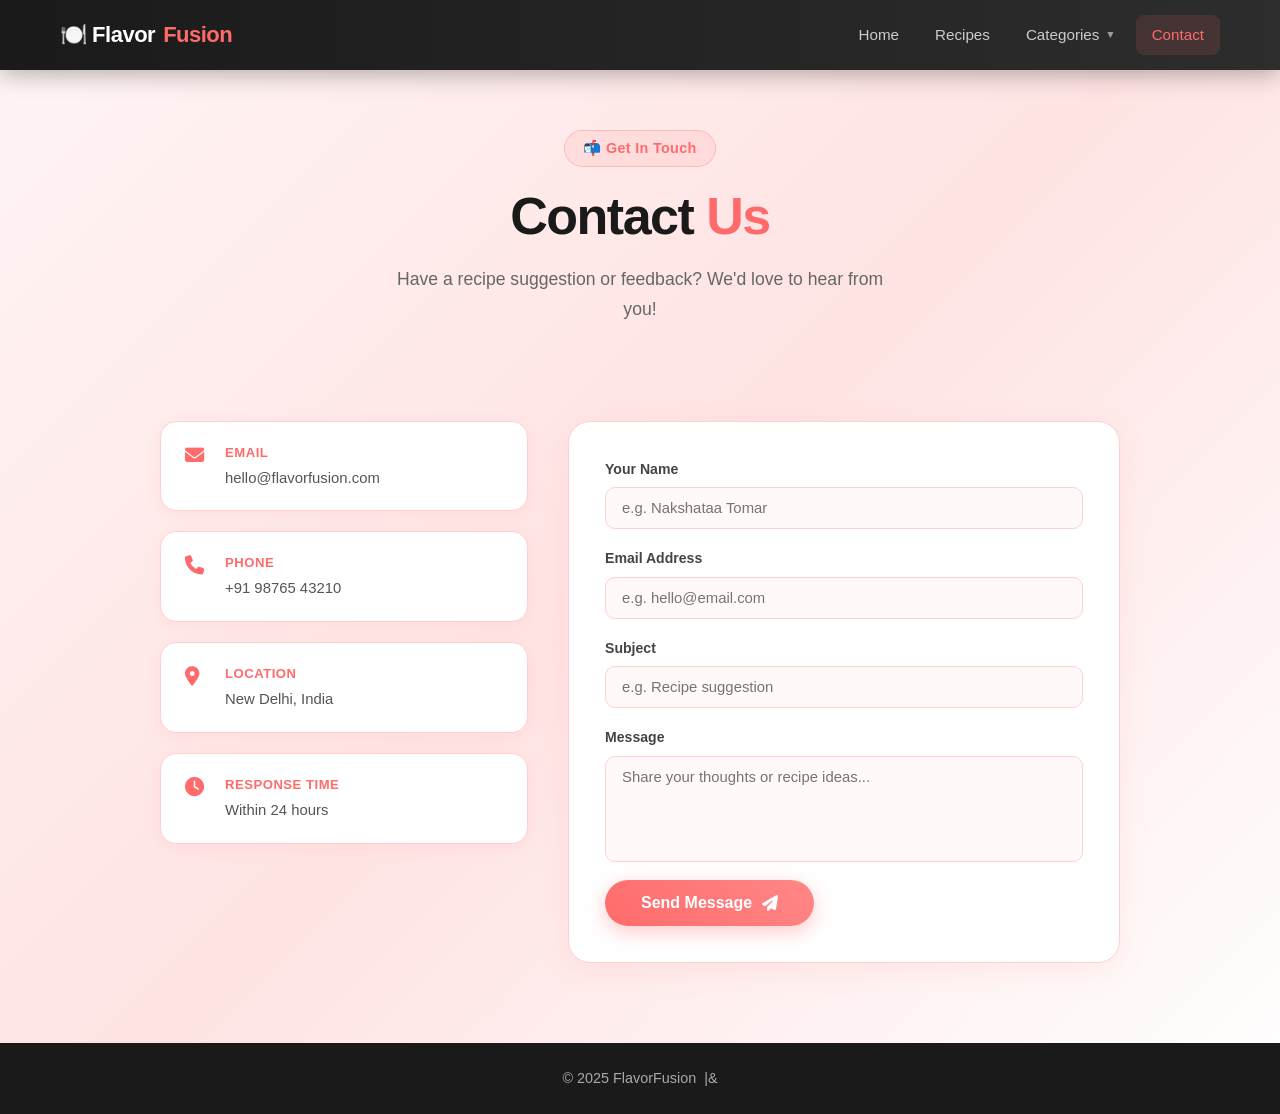
<file: contact.html>
<!DOCTYPE html>
<html lang="en">
<head>
    <meta charset="UTF-8">
    <meta name="viewport" content="width=device-width, initial-scale=1.0">
    <title>Contact Us - FlavorFusion</title>
    <link rel="stylesheet" href="style.css">
    <link rel="stylesheet" href="https://cdnjs.cloudflare.com/ajax/libs/font-awesome/6.5.0/css/all.min.css">
</head>
<body>

<!-- ===== NAVBAR ===== -->
<nav class="navbar">
    <div class="logo">🍽️ Flavor<span>Fusion</span></div>
    <div class="nav-links">
        <a href="index.html">Home</a>
        <a href="recipe1.html">Recipes</a>
        <div class="dropdown">
            <input type="checkbox" id="dropdown-toggle" class="dropdown-checkbox">
            <label for="dropdown-toggle" class="dropdown-label">Categories <span class="caret">▼</span></label>
            <ul class="dropdown-content">
                <li><a href="index.html#veg"><i class="fa-solid fa-leaf"></i> Veg</a></li>
                <li><a href="index.html#non-veg"><i class="fa-solid fa-drumstick-bite"></i> Non-Veg</a></li>
                <li><a href="index.html#desserts"><i class="fa-solid fa-cake-candles"></i> Desserts</a></li>
                <li><a href="index.html#quick-meals"><i class="fa-solid fa-bolt"></i> Quick Meals</a></li>
            </ul>
        </div>
        <a href="contact.html" class="active">Contact</a>
    </div>
</nav>

<!-- ===== CONTACT HERO ===== -->
<div class="hero-content" style="padding: 60px 20px 40px;">
    <p class="hero-tag">📬 Get In Touch</p>
    <h2>Contact <span class="highlight">Us</span></h2>
    <p class="hero-sub">Have a recipe suggestion or feedback? We'd love to hear from you!</p>
</div>

<!-- ===== CONTACT SECTION ===== -->
<section class="contact-section">
    <div class="contact-container">

        <!-- INFO COLUMN -->
        <div class="contact-info">

            <div class="contact-item">
                <i class="fa-solid fa-envelope"></i>
                <div>
                    <h4>Email</h4>
                    <p>hello@flavorfusion.com</p>
                </div>
            </div>

            <div class="contact-item">
                <i class="fa-solid fa-phone"></i>
                <div>
                    <h4>Phone</h4>
                    <p>+91 98765 43210</p>
                </div>
            </div>

            <div class="contact-item">
                <i class="fa-solid fa-location-dot"></i>
                <div>
                    <h4>Location</h4>
                    <p>New Delhi, India</p>
                </div>
            </div>

            <div class="contact-item">
                <i class="fa-solid fa-clock"></i>
                <div>
                    <h4>Response Time</h4>
                    <p>Within 24 hours</p>
                </div>
            </div>

        </div>

        <!-- FORM COLUMN -->
        <div class="contact-form">
            <div class="form-group">
                <label for="name">Your Name</label>
                <input type="text" id="name" placeholder="e.g. Nakshataa Tomar">
            </div>
            <div class="form-group">
                <label for="email">Email Address</label>
                <input type="email" id="email" placeholder="e.g. hello@email.com">
            </div>
            <div class="form-group">
                <label for="subject">Subject</label>
                <input type="text" id="subject" placeholder="e.g. Recipe suggestion">
            </div>
            <div class="form-group">
                <label for="message">Message</label>
                <textarea id="message" rows="5" placeholder="Share your thoughts or recipe ideas..."></textarea>
            </div>
            <button type="submit" class="btn">Send Message <i class="fa-solid fa-paper-plane"></i></button>
        </div>

    </div>
</section>

<!-- ===== FOOTER ===== -->
<footer>
    <p>© 2025 FlavorFusion &nbsp;|&
</file>
<file: style.css>
* {
  margin: 0;
  padding: 0;
  box-sizing: border-box;
}


body {
  font-family: 'Segoe UI', Arial, sans-serif;
  line-height: 1.6;
  background: linear-gradient(135deg, #fff5f5 0%, #ffe3e3 50%, #ffffff 100%);
  min-height: 100vh;
}



.navbar {
  display: flex;
  justify-content: space-between;
  align-items: center;
  padding: 0 60px;
  height: 70px;
  background: linear-gradient(90deg, #1a1a1a 0%, #2d2d2d 100%);
  box-shadow: 0 4px 24px rgba(0, 0, 0, 0.3);
  position: sticky;
  top: 0;
  z-index: 999;
}

.logo {
  font-size: 22px;
  font-weight: 800;
  color: #ffffff;
  letter-spacing: -0.5px;
  display: flex;
  align-items: center;
  gap: 8px;
  text-decoration: none;
  cursor: default;
  white-space: nowrap;
}

.logo span {
  color: #ff6b6b;
}

.nav-links {
  display: flex;
  align-items: center;
  gap: 4px;
}

.nav-links a {
  text-decoration: none;
  color: #cccccc;
  font-weight: 500;
  font-size: 0.95rem;
  padding: 8px 16px;
  border-radius: 8px;
  position: relative;
  transition: color 0.25s ease, background 0.25s ease;
  white-space: nowrap;
}

.nav-links a:hover {
  color: #ffffff;
  background: rgba(255, 107, 107, 0.18);
}

.nav-links a.active {
  color: #ff6b6b;
  background: rgba(255, 107, 107, 0.12);
}

.nav-links > a::after {
  content: "";
  position: absolute;
  bottom: 4px;
  left: 50%;
  transform: translateX(-50%);
  width: 0;
  height: 2px;
  background: #ff6b6b;
  border-radius: 2px;
  transition: width 0.3s ease;
}

.nav-links > a:hover::after {
  width: 40%;
}


.dropdown {
  position: relative;
}


.dropdown-checkbox {
  display: none;
}


.dropdown-label {
  text-decoration: none;
  color: #cccccc;
  font-weight: 500;
  font-size: 0.95rem;
  padding: 8px 16px;
  border-radius: 8px;
  cursor: pointer;
  display: flex;
  align-items: center;
  gap: 6px;
  transition: color 0.25s ease, background 0.25s ease;
  white-space: nowrap;
}

.dropdown-label:hover {
  color: #ffffff;
  background: rgba(255, 107, 107, 0.18);
}

.caret {
  font-size: 0.65rem;
  opacity: 0.7;
  transition: transform 0.3s ease;
  display: inline-block;
}


.dropdown-checkbox:checked ~ .dropdown-label .caret {
  transform: rotate(180deg);
}

.dropdown-content {
  position: absolute;
  top: calc(100% + 10px);
  right: 0;
  background: #ffffff;
  min-width: 190px;
  border-radius: 14px;
  box-shadow: 0 12px 40px rgba(0, 0, 0, 0.18);
  display: none;
  z-index: 1000;
  overflow: hidden;
  border: 1px solid #f0ddd9;
  list-style: none;
  padding: 0;
  margin: 0;
}

.dropdown-content li {
  margin: 0;
  padding: 0;
  border-bottom: 1px solid #fdf0ee;
}

.dropdown-content li:last-child {
  border-bottom: none;
}


.dropdown:hover .dropdown-content {
  display: block;
  animation: fadeSlideDown 0.2s ease;
}


.dropdown-checkbox:checked ~ .dropdown-content {
  display: block;
  animation: fadeSlideDown 0.2s ease;
}

@keyframes fadeSlideDown {
  from { opacity: 0; transform: translateY(-8px); }
  to   { opacity: 1; transform: translateY(0); }
}

.dropdown-content li a {
  display: flex;
  align-items: center;
  gap: 12px;
  padding: 13px 18px;
  color: #333;
  text-decoration: none;
  font-size: 0.93rem;
  font-weight: 500;
  transition: background 0.2s ease, color 0.2s ease, padding-left 0.2s ease;
  background: transparent;
}

.dropdown-content li a:hover {
  background: #fff5f5;
  color: #ff6b6b;
  padding-left: 24px;
}

.dropdown-content li a::after {
  display: none;
}

.dropdown-content i {
  color: #ff6b6b;
  width: 18px;
  font-size: 0.9rem;
}



.hero-content {
  text-align: center;
  padding: 90px 20px 70px;
}

.hero-tag {
  display: inline-block;
  background: rgba(255, 107, 107, 0.1);
  color: #ff6b6b;
  border: 1px solid rgba(255, 107, 107, 0.3);
  border-radius: 50px;
  padding: 6px 18px;
  font-size: 0.9rem;
  font-weight: 600;
  margin-bottom: 20px;
  letter-spacing: 0.3px;
}

.hero-content h2 {
  font-size: 52px;
  font-weight: 800;
  color: #1a1a1a;
  margin-bottom: 18px;
  letter-spacing: -1.5px;
  line-height: 1.15;
}

.highlight {
  color: #ff6b6b;
}

.hero-sub {
  font-size: 1.1rem;
  color: #666;
  margin-bottom: 36px;
  max-width: 520px;
  margin-left: auto;
  margin-right: auto;
  line-height: 1.7;
}

.btn {
  display: inline-block;
  padding: 14px 36px;
  background: linear-gradient(45deg, #ff6b6b, #ff8787);
  color: white;
  text-decoration: none;
  border-radius: 50px;
  font-weight: 700;
  font-size: 1rem;
  transition: transform 0.3s ease, box-shadow 0.3s ease;
  box-shadow: 0 6px 20px rgba(255, 107, 107, 0.35);
}

.btn:hover {
  transform: translateY(-3px);
  box-shadow: 0 12px 28px rgba(255, 107, 107, 0.45);
}



#recipes {
  padding: 20px 60px 80px;
}

.section-title {
  text-align: center;
  font-size: 32px;
  font-weight: 800;
  color: #1a1a1a;
  margin-bottom: 8px;
  letter-spacing: -0.5px;
}

.section-sub {
  text-align: center;
  color: #999;
  font-size: 0.95rem;
  margin-bottom: 48px;
}


.recipes {
  display: grid;
  grid-template-columns: repeat(auto-fit, minmax(260px, 1fr));
  gap: 28px;
}


.card {
  background: #ffffff;
  border-radius: 20px;
  overflow: hidden;
  box-shadow: 0 4px 16px rgba(0, 0, 0, 0.07);
  transition: transform 0.3s ease, box-shadow 0.3s ease;
  cursor: pointer;
  display: flex;
  flex-direction: column;
}

.card:hover {
  transform: translateY(-10px);
  box-shadow: 0 20px 48px rgba(255, 107, 107, 0.22);
}

.card-img-wrap {
  position: relative;
  width: 100%;
  height: 190px;
  overflow: hidden;
}

.card-img-wrap img {
  width: 100%;
  height: 100%;
  object-fit: cover;
  transition: transform 0.4s ease;
}

.card:hover .card-img-wrap img {
  transform: scale(1.08);
}

.card-tag {
  position: absolute;
  top: 12px;
  left: 12px;
  background: #ff6b6b;
  color: white;
  font-size: 0.75rem;
  font-weight: 700;
  padding: 4px 12px;
  border-radius: 50px;
  letter-spacing: 0.3px;
}

.card-tag.non-veg  { background: #e63946; }
.card-tag.dessert  { background: #f4a261; }

.card-body {
  padding: 20px 20px 24px;
  display: flex;
  flex-direction: column;
  flex: 1;
}

.card-body h3 {
  font-size: 1.1rem;
  font-weight: 700;
  color: #1a1a1a;
  margin-bottom: 6px;
}

.card-body p {
  color: #777;
  font-size: 0.9rem;
  margin-bottom: 18px;
  flex: 1;
}

.card-btn {
  display: inline-flex;
  align-items: center;
  gap: 8px;
  padding: 10px 20px;
  background: linear-gradient(45deg, #ff6b6b, #ff8787);
  color: white;
  text-decoration: none;
  border-radius: 50px;
  font-size: 0.88rem;
  font-weight: 600;
  transition: background 0.3s ease, transform 0.3s ease, box-shadow 0.3s ease;
  align-self: flex-start;
}

.card-btn:hover {
  background: linear-gradient(45deg, #e63946, #ff6b6b);
  transform: translateX(3px);
  box-shadow: 0 6px 16px rgba(255, 107, 107, 0.35);
}

.card-btn i {
  font-size: 0.8rem;
  transition: transform 0.3s ease;
}

.card-btn:hover i {
  transform: translateX(3px);
}



.recipe-page {
  max-width: 960px;
  margin: 50px auto 80px;
  padding: 0 24px;
  text-align: center;
}


.back-link {
  display: inline-flex;
  align-items: center;
  gap: 8px;
  color: #ff6b6b;
  text-decoration: none;
  font-weight: 600;
  font-size: 0.9rem;
  margin-bottom: 28px;
  padding: 8px 16px;
  border-radius: 50px;
  border: 1.5px solid #ffd0d0;
  background: #fff;
  transition: background 0.2s ease, transform 0.2s ease;
}

.back-link:hover {
  background: #fff5f5;
  transform: translateX(-3px);
}

.recipe-title {
  font-size: 42px;
  font-weight: 800;
  color: #1a1a1a;
  margin-bottom: 28px;
  letter-spacing: -1px;
}

.recipe-img {
  width: 100%;
  max-width: 620px;
  height: 380px;
  object-fit: cover;
  border-radius: 24px;
  box-shadow: 0 20px 60px rgba(255, 107, 107, 0.25);
  transition: transform 0.4s ease, box-shadow 0.4s ease;
  display: block;
  margin: 0 auto 36px;
}

.recipe-img:hover {
  transform: scale(1.02);
  box-shadow: 0 28px 70px rgba(255, 107, 107, 0.35);
}


.recipe-details {
  display: flex;
  justify-content: center;
  gap: 16px;
  flex-wrap: wrap;
  margin-bottom: 48px;
}

.recipe-details p {
  background: #ffffff;
  border: 1.5px solid #ffd0d0;
  border-radius: 50px;
  padding: 10px 22px;
  font-size: 0.95rem;
  color: #444;
  box-shadow: 0 4px 12px rgba(255, 107, 107, 0.1);
  display: flex;
  align-items: center;
  gap: 8px;
}

.recipe-details p strong {
  color: #ff6b6b;
}


.recipe-container {
  display: grid;
  grid-template-columns: 1fr 1fr;
  gap: 28px;
  text-align: left;
}


.ingredients {
  background: linear-gradient(145deg, #fff8f8, #ffffff);
  border: 1.5px solid #ffdede;
  border-radius: 22px;
  padding: 32px;
  box-shadow: 0 8px 30px rgba(255, 107, 107, 0.1);
  transition: transform 0.3s ease, box-shadow 0.3s ease;
  position: relative;
  overflow: hidden;
}

.ingredients::before {
  content: "🥣";
  position: absolute;
  top: 16px;
  right: 20px;
  font-size: 36px;
  opacity: 0.15;
}

.ingredients:hover {
  transform: translateY(-6px);
  box-shadow: 0 16px 40px rgba(255, 107, 107, 0.2);
}


.steps {
  background: linear-gradient(145deg, #fff4f0, #ffffff);
  border: 1.5px solid #ffd0bb;
  border-radius: 22px;
  padding: 32px;
  box-shadow: 0 8px 30px rgba(255, 107, 107, 0.1);
  transition: transform 0.3s ease, box-shadow 0.3s ease;
  position: relative;
  overflow: hidden;
}

.steps::before {
  content: "👨‍🍳";
  position: absolute;
  top: 16px;
  right: 20px;
  font-size: 36px;
  opacity: 0.15;
}

.steps:hover {
  transform: translateY(-6px);
  box-shadow: 0 16px 40px rgba(255, 107, 107, 0.2);
}

.ingredients h2,
.steps h2 {
  font-size: 1.4rem;
  font-weight: 700;
  margin-bottom: 20px;
  color: #ff6b6b;
  padding-bottom: 12px;
  border-bottom: 2px dashed #ffd0d0;
}

.ingredients ul {
  list-style: none;
  padding: 0;
}

.ingredients ul li {
  padding: 9px 0 9px 28px;
  color: #444;
  font-size: 0.97rem;
  border-bottom: 1px solid #fff0f0;
  position: relative;
  transition: color 0.2s ease, padding-left 0.2s ease;
}

.ingredients ul li::before {
  content: "✦";
  position: absolute;
  left: 0;
  color: #ff6b6b;
  font-size: 0.7rem;
  top: 12px;
}

.ingredients ul li:last-child { border-bottom: none; }

.ingredients ul li:hover {
  color: #ff6b6b;
  padding-left: 34px;
}

.steps ol {
  list-style: none;
  padding: 0;
  counter-reset: steps-counter;
}

.steps ol li {
  counter-increment: steps-counter;
  padding: 10px 0 10px 44px;
  color: #444;
  font-size: 0.97rem;
  border-bottom: 1px solid #fff0ee;
  position: relative;
  transition: color 0.2s ease;
}

.steps ol li::before {
  content: counter(steps-counter);
  position: absolute;
  left: 0;
  top: 10px;
  background: linear-gradient(135deg, #ff6b6b, #ff8787);
  color: white;
  width: 26px;
  height: 26px;
  border-radius: 50%;
  display: flex;
  align-items: center;
  justify-content: center;
  font-size: 0.75rem;
  font-weight: 700;
}

.steps ol li:last-child { border-bottom: none; }
.steps ol li:hover { color: #e63946; }


.recipe-nav {
  display: flex;
  justify-content: space-between;
  align-items: center;
  margin-top: 48px;
  gap: 16px;
  flex-wrap: wrap;
}

.recipe-nav a {
  display: inline-flex;
  align-items: center;
  gap: 8px;
  padding: 12px 24px;
  background: #ffffff;
  border: 1.5px solid #ffd0d0;
  border-radius: 50px;
  color: #ff6b6b;
  text-decoration: none;
  font-weight: 600;
  font-size: 0.9rem;
  transition: background 0.2s ease, transform 0.2s ease, box-shadow 0.2s ease;
}

.recipe-nav a:hover {
  background: #fff5f5;
  box-shadow: 0 6px 16px rgba(255, 107, 107, 0.15);
  transform: translateY(-2px);
}

.recipe-nav a.prev:hover { transform: translateX(-3px); }
.recipe-nav a.next:hover { transform: translateX(3px); }



.about-section {
  padding: 80px 60px;
  background: #ffffff;
}

.about-container {
  display: grid;
  grid-template-columns: 1fr 1fr;
  gap: 64px;
  max-width: 1000px;
  margin: 0 auto;
  align-items: center;
}


.about-image {
  position: relative;
}

.about-image img {
  width: 100%;
  height: 480px;
  object-fit: cover;
  border-radius: 24px;
  box-shadow: 0 20px 60px rgba(255, 107, 107, 0.2);
}

.about-badge {
  position: absolute;
  bottom: -20px;
  right: -20px;
  background: linear-gradient(135deg, #ff6b6b, #ff8787);
  color: white;
  padding: 20px 24px;
  border-radius: 18px;
  text-align: center;
  box-shadow: 0 8px 24px rgba(255, 107, 107, 0.4);
}

.badge-number {
  display: block;
  font-size: 2rem;
  font-weight: 800;
  line-height: 1;
}

.badge-text {
  font-size: 0.8rem;
  font-weight: 600;
  opacity: 0.9;
}


.about-content {
  display: flex;
  flex-direction: column;
  gap: 18px;
}

.about-content h2 {
  font-size: 36px;
  font-weight: 800;
  color: #1a1a1a;
  letter-spacing: -0.5px;
  line-height: 1.2;
}

.about-desc {
  color: #666;
  font-size: 0.97rem;
  line-height: 1.8;
}


.about-stats {
  display: flex;
  gap: 32px;
  padding: 24px 0;
  border-top: 1px solid #f0ddd9;
  border-bottom: 1px solid #f0ddd9;
}

.stat {
  display: flex;
  flex-direction: column;
  align-items: center;
  gap: 4px;
}

.stat-number {
  font-size: 1.8rem;
  font-weight: 800;
  color: #ff6b6b;
  line-height: 1;
}

.stat-label {
  font-size: 0.82rem;
  color: #999;
  font-weight: 600;
  text-transform: uppercase;
  letter-spacing: 0.5px;
}


.about-features {
  display: flex;
  flex-direction: column;
  gap: 12px;
}

.about-feature {
  display: flex;
  align-items: center;
  gap: 12px;
  font-size: 0.95rem;
  color: #444;
}

.about-feature i {
  color: #ff6b6b;
  font-size: 1rem;
  flex-shrink: 0;
}



.contact-section {
  padding: 20px 60px 80px;
}

.contact-container {
  display: grid;
  grid-template-columns: 1fr 1.5fr;
  gap: 40px;
  max-width: 960px;
  margin: 0 auto;
  align-items: start;
}


.contact-info {
  display: flex;
  flex-direction: column;
  gap: 20px;
}

.contact-item {
  display: flex;
  align-items: flex-start;
  gap: 18px;
  background: #ffffff;
  padding: 20px 24px;
  border-radius: 16px;
  border: 1.5px solid #ffd0d0;
  box-shadow: 0 4px 16px rgba(255, 107, 107, 0.08);
  transition: transform 0.2s ease, box-shadow 0.2s ease;
}

.contact-item:hover {
  transform: translateY(-4px);
  box-shadow: 0 10px 28px rgba(255, 107, 107, 0.15);
}

.contact-item i {
  font-size: 1.2rem;
  color: #ff6b6b;
  margin-top: 4px;
  width: 22px;
  flex-shrink: 0;
}

.contact-item h4 {
  font-size: 0.82rem;
  font-weight: 700;
  color: #ff6b6b;
  text-transform: uppercase;
  letter-spacing: 0.5px;
  margin-bottom: 4px;
}

.contact-item p {
  color: #555;
  font-size: 0.93rem;
  margin: 0;
}

.contact-item p a {
  color: #555;
  text-decoration: none;
}

.contact-item p a:hover {
  color: #ff6b6b;
}


.contact-form {
  background: #ffffff;
  padding: 36px;
  border-radius: 22px;
  border: 1.5px solid #ffd0d0;
  box-shadow: 0 8px 30px rgba(255, 107, 107, 0.1);
  display: flex;
  flex-direction: column;
  gap: 18px;
}

.form-group {
  display: flex;
  flex-direction: column;
  gap: 7px;
}

.form-group label {
  font-size: 0.88rem;
  font-weight: 600;
  color: #444;
}

.form-group input,
.form-group textarea {
  padding: 12px 16px;
  border: 1.5px solid #ffd0d0;
  border-radius: 10px;
  font-size: 0.93rem;
  font-family: inherit;
  color: #333;
  background: #fff9f9;
  outline: none;
  transition: border-color 0.2s ease, box-shadow 0.2s ease;
  resize: none;
  width: 100%;
}

.form-group input:focus,
.form-group textarea:focus {
  border-color: #ff6b6b;
  box-shadow: 0 0 0 3px rgba(255, 107, 107, 0.12);
}

.contact-form .btn {
  align-self: flex-start;
  display: inline-flex;
  align-items: center;
  gap: 10px;
  border: none;
  cursor: pointer;
  font-family: inherit;
  font-size: 1rem;
}


footer {
  text-align: center;
  padding: 24px;
  background: #1a1a1a;
  color: #aaa;
  font-size: 0.9rem;
}


@media (max-width: 1024px) {
  .navbar {
    padding: 0 30px;
  }

  #recipes {
    padding: 20px 30px 60px;
  }

  .hero-content h2 {
    font-size: 42px;
  }

  .recipe-page {
    padding: 0 32px;
  }

  .recipe-img {
    height: 320px;
  }
}


@media (max-width: 768px) {

  
  .navbar {
    padding: 14px 20px;
    height: auto;
    flex-direction: column;
    align-items: flex-start;
    gap: 10px;
  }

  .nav-links {
    flex-wrap: wrap;
    gap: 4px;
    width: 100%;
  }

  .nav-links a {
    font-size: 0.88rem;
    padding: 6px 12px;
  }

  
  .hero-content {
    padding: 60px 20px 50px;
  }

  .hero-content h2 {
    font-size: 32px;
    letter-spacing: -0.5px;
  }

  .hero-sub {
    font-size: 1rem;
  }

  
  #recipes {
    padding: 20px 16px 50px;
  }

  .recipes {
    grid-template-columns: 1fr 1fr;
    gap: 16px;
  }

  .card-img-wrap {
    height: 150px;
  }

 
  .recipe-page {
    margin: 30px auto 60px;
    padding: 0 16px;
  }

  .recipe-title {
    font-size: 28px;
  }

  .recipe-img {
    height: 220px;
    border-radius: 16px;
  }

  .contact-section {
    padding: 40px 16px 60px;
  }

  .contact-container {
    grid-template-columns: 1fr;
  }

  .contact-section {
    padding: 20px 16px 60px;
  }

  .contact-container {
    grid-template-columns: 1fr;
  }

  .contact-form {
    padding: 24px;
  }

  .recipe-container {
    grid-template-columns: 1fr;
    gap: 20px;
  }

  .recipe-details {
    gap: 10px;
  }

  .recipe-details p {
    padding: 8px 16px;
    font-size: 0.88rem;
  }

  .recipe-nav {
    flex-direction: column;
    align-items: stretch;
  }

  .recipe-nav a {
    justify-content: center;
  }
}


@media (max-width: 480px) {
  .hero-content h2 {
    font-size: 26px;
  }

  .recipes {
    grid-template-columns: 1fr;
  }

  .section-title {
    font-size: 24px;
  }

  .recipe-title {
    font-size: 24px;
  }

  .recipe-img {
    height: 180px;
  }

  .ingredients,
  .steps {
    padding: 20px;
  }

  .navbar {
    padding: 12px 16px;
  }
}
</file>
